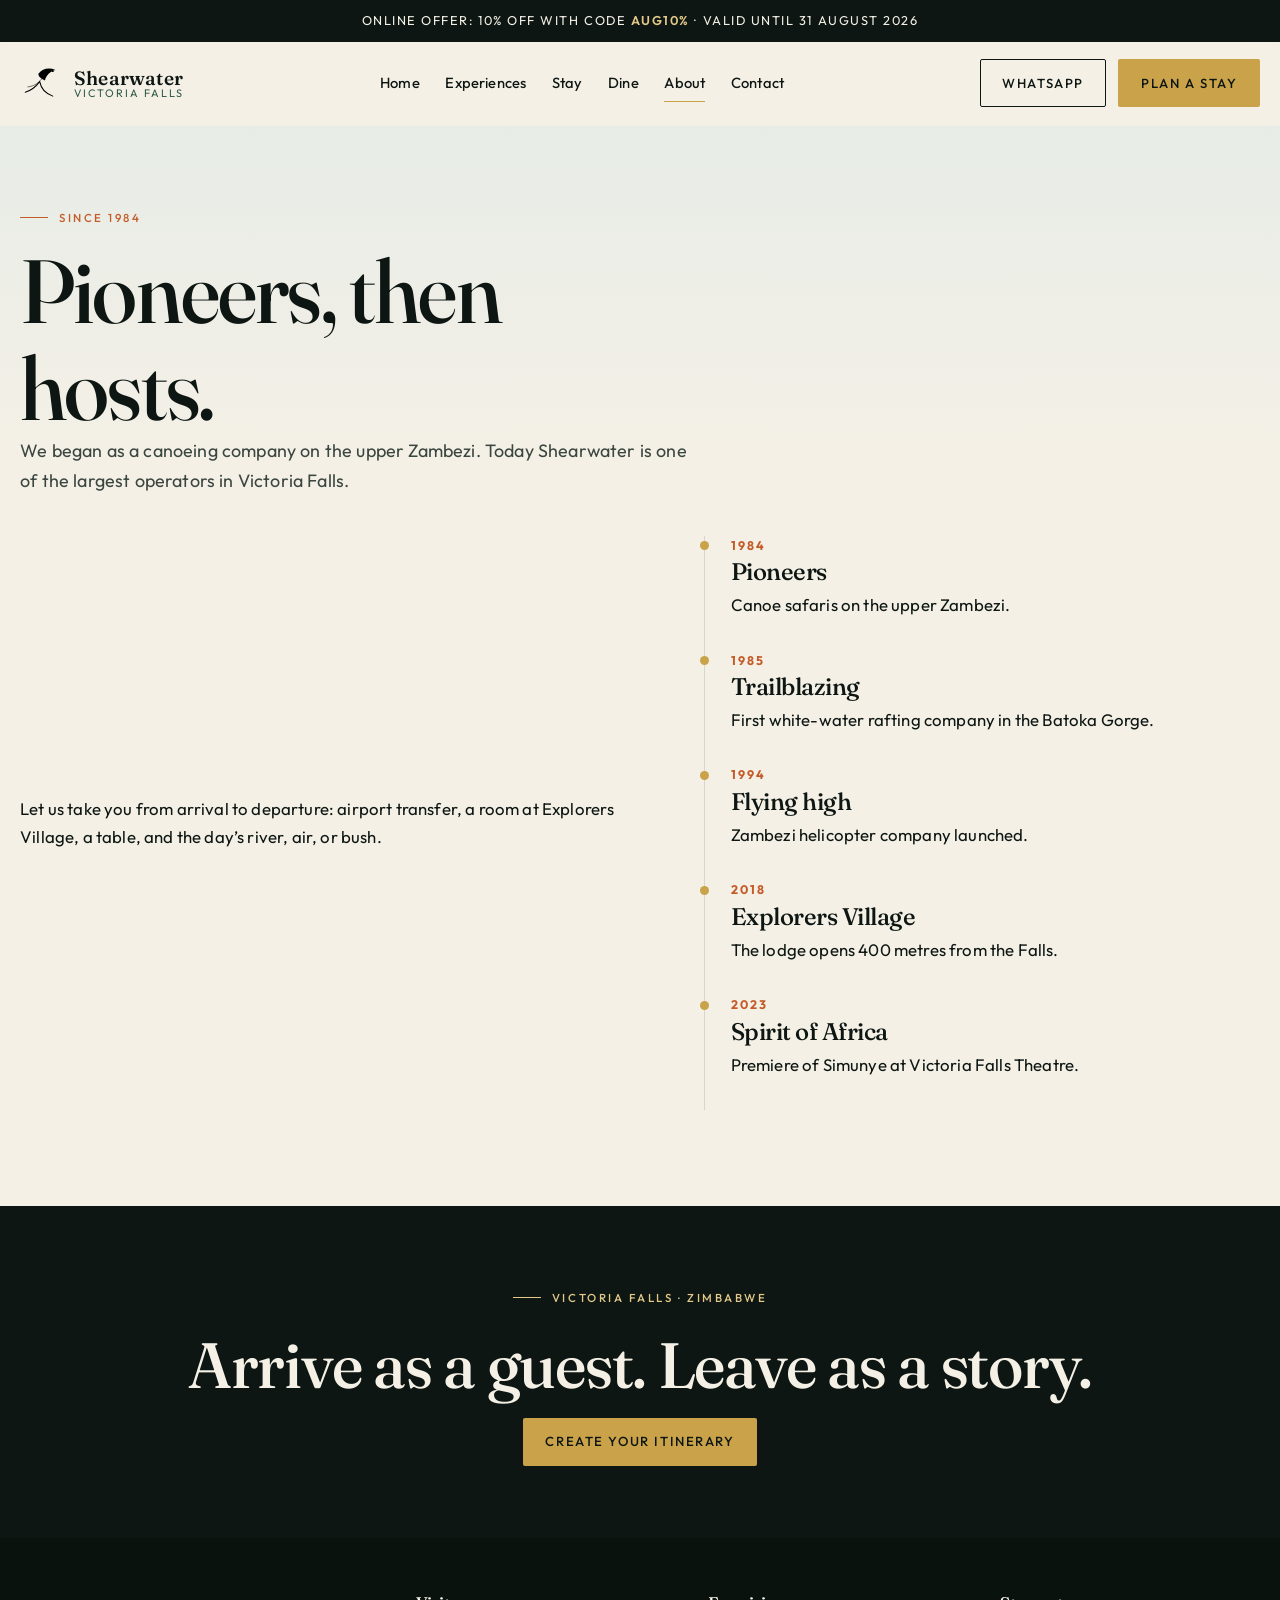
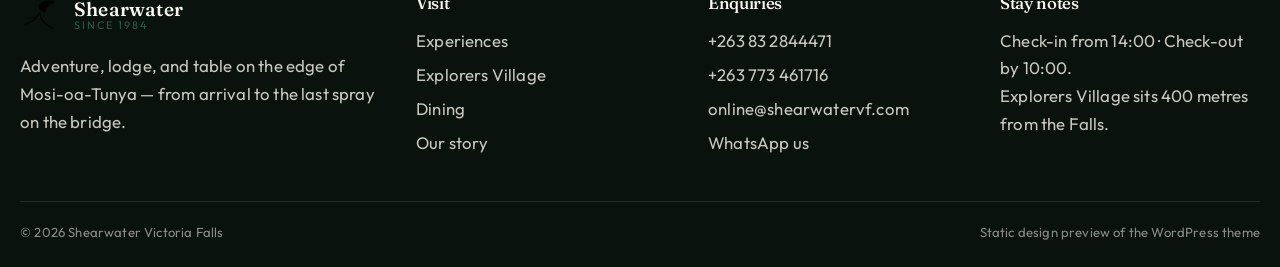
<file: preview/about.html>
<!DOCTYPE html>
<html lang="en">
<head>
  <meta charset="utf-8">
  <meta name="viewport" content="width=device-width, initial-scale=1">
  <title>About · Shearwater Victoria Falls</title>
  <link rel="preconnect" href="https://fonts.googleapis.com">
  <link rel="preconnect" href="https://fonts.gstatic.com" crossorigin>
  <link href="https://fonts.googleapis.com/css2?family=Fraunces:opsz,wght@9..144,400;9..144,500;9..144,600&family=Outfit:wght@300;400;500;600&display=swap" rel="stylesheet">
  <link rel="stylesheet" href="assets/css/main.css">
</head>
<body>
<div class="promo">Online offer: 10% off with code <strong>AUG10%</strong> · valid until 31 August 2026</div>
<header class="site-header">
  <div class="header-inner">
    <div class="brand">
      <a href="index.html"><img src="assets/svg/logo.svg" alt="" width="42" height="42"></a>
      <a class="brand-copy" href="index.html"><strong>Shearwater</strong><span>Victoria Falls</span></a>
    </div>
    <button class="menu-toggle" type="button" aria-expanded="false"><span></span><span class="screen-reader-text">Menu</span></button>
    <nav class="nav-primary" aria-label="Primary">
            <a href="index.html">Home</a>
            <a href="experiences.html">Experiences</a>
            <a href="stay.html">Stay</a>
            <a href="dine.html">Dine</a>
            <a href="about.html" aria-current="page">About</a>
            <a href="contact.html">Contact</a>
    </nav>
    <div class="header-cta">
      <a class="btn btn-ghost-dark" href="https://wa.me/263773461716">WhatsApp</a>
      <a class="btn btn-gold" href="contact.html">Plan a stay</a>
    </div>
  </div>
</header>
<main id="content">

<section class="page-hero">
  <div class="wrap">
    <p class="eyebrow">Since 1984</p>
    <h1>Pioneers, then hosts.</h1>
    <p class="lede">We began as a canoeing company on the upper Zambezi. Today Shearwater is one of the largest operators in Victoria Falls.</p>
  </div>
</section>
<section class="section" style="padding-top:0;">
  <div class="wrap split">
    <div>
      <p>Let us take you from arrival to departure: airport transfer, a room at Explorers Village, a table, and the day’s river, air, or bush.</p>
    </div>
    <div class="timeline">
<div class="tl-item"><b>1984</b><h3>Pioneers</h3><p>Canoe safaris on the upper Zambezi.</p></div><div class="tl-item"><b>1985</b><h3>Trailblazing</h3><p>First white-water rafting company in the Batoka Gorge.</p></div><div class="tl-item"><b>1994</b><h3>Flying high</h3><p>Zambezi helicopter company launched.</p></div><div class="tl-item"><b>2018</b><h3>Explorers Village</h3><p>The lodge opens 400 metres from the Falls.</p></div><div class="tl-item"><b>2023</b><h3>Spirit of Africa</h3><p>Premiere of Simunye at Victoria Falls Theatre.</p></div>
    </div>
  </div>
</section>

</main>
<section class="cta-band">
  <div class="wrap">
    <p class="eyebrow" style="color: var(--gold-soft); justify-content: center;">Victoria Falls · Zimbabwe</p>
    <h2>Arrive as a guest. Leave as a story.</h2>
    <a class="btn btn-gold" href="contact.html">Create your itinerary</a>
  </div>
</section>
<footer class="site-footer">
  <div class="wrap footer-grid">
    <div>
      <div class="brand" style="color: var(--cream);">
        <img src="assets/svg/logo.svg" alt="" width="42" height="42">
        <span class="brand-copy"><strong>Shearwater</strong><span>Since 1984</span></span>
      </div>
      <p style="margin-top:1rem;max-width:28rem;">Adventure, lodge, and table on the edge of Mosi-oa-Tunya — from arrival to the last spray on the bridge.</p>
    </div>
    <div><h3>Visit</h3><ul>
      <li><a href="experiences.html">Experiences</a></li>
      <li><a href="stay.html">Explorers Village</a></li>
      <li><a href="dine.html">Dining</a></li>
      <li><a href="about.html">Our story</a></li>
    </ul></div>
    <div><h3>Enquiries</h3><ul>
      <li><a href="tel:+263832844471">+263 83 2844471</a></li>
      <li><a href="tel:+263773461716">+263 773 461716</a></li>
      <li><a href="mailto:online@shearwatervf.com">online@shearwatervf.com</a></li>
      <li><a href="https://wa.me/263773461716">WhatsApp us</a></li>
    </ul></div>
    <div><h3>Stay notes</h3><p>Check-in from 14:00 · Check-out by 10:00.<br>Explorers Village sits 400 metres from the Falls.</p></div>
  </div>
  <div class="wrap legal">
    <span>© 2026 Shearwater Victoria Falls</span>
    <span>Static design preview of the WordPress theme</span>
  </div>
</footer>
<script src="assets/js/main.js"></script>
</body>
</html>
</file>
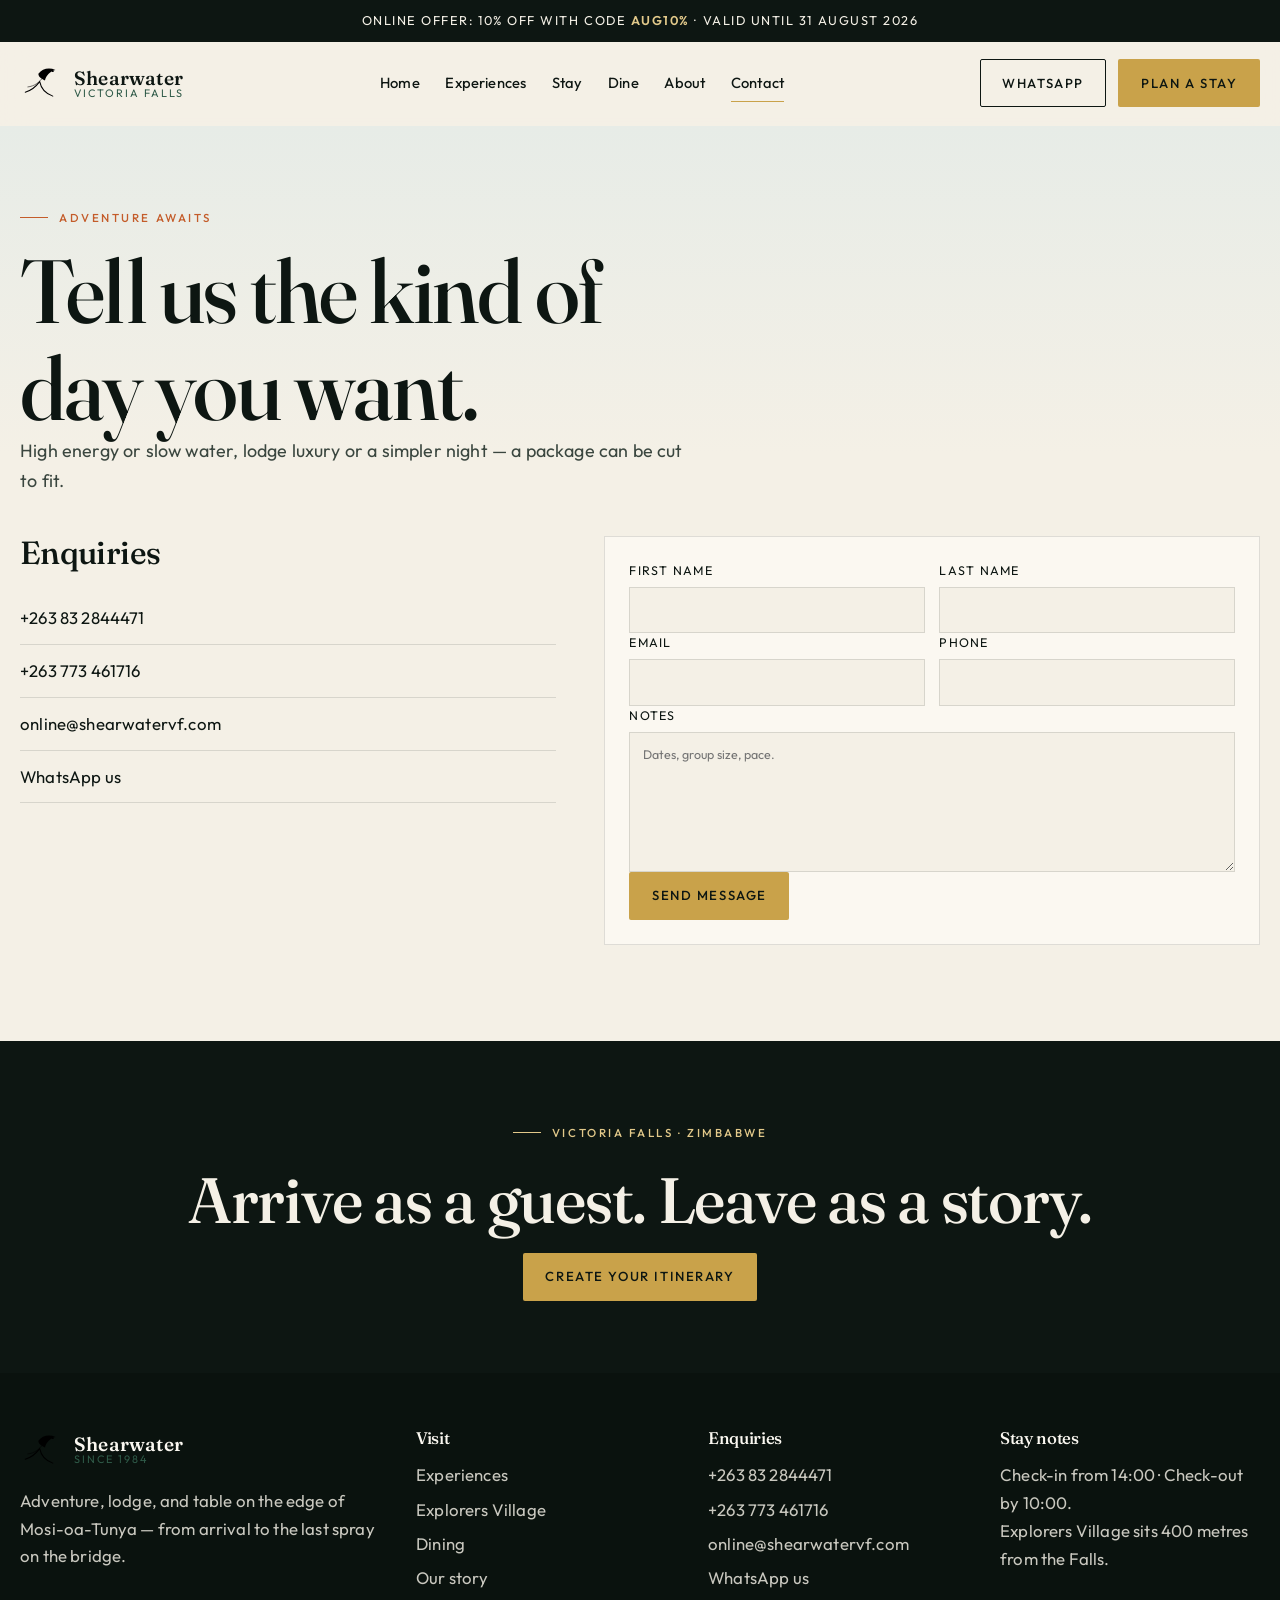
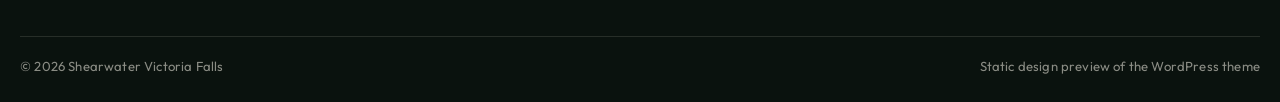
<file: preview/contact.html>
<!DOCTYPE html>
<html lang="en">
<head>
  <meta charset="utf-8">
  <meta name="viewport" content="width=device-width, initial-scale=1">
  <title>Contact · Shearwater Victoria Falls</title>
  <link rel="preconnect" href="https://fonts.googleapis.com">
  <link rel="preconnect" href="https://fonts.gstatic.com" crossorigin>
  <link href="https://fonts.googleapis.com/css2?family=Fraunces:opsz,wght@9..144,400;9..144,500;9..144,600&family=Outfit:wght@300;400;500;600&display=swap" rel="stylesheet">
  <link rel="stylesheet" href="assets/css/main.css">
</head>
<body>
<div class="promo">Online offer: 10% off with code <strong>AUG10%</strong> · valid until 31 August 2026</div>
<header class="site-header">
  <div class="header-inner">
    <div class="brand">
      <a href="index.html"><img src="assets/svg/logo.svg" alt="" width="42" height="42"></a>
      <a class="brand-copy" href="index.html"><strong>Shearwater</strong><span>Victoria Falls</span></a>
    </div>
    <button class="menu-toggle" type="button" aria-expanded="false"><span></span><span class="screen-reader-text">Menu</span></button>
    <nav class="nav-primary" aria-label="Primary">
            <a href="index.html">Home</a>
            <a href="experiences.html">Experiences</a>
            <a href="stay.html">Stay</a>
            <a href="dine.html">Dine</a>
            <a href="about.html">About</a>
            <a href="contact.html" aria-current="page">Contact</a>
    </nav>
    <div class="header-cta">
      <a class="btn btn-ghost-dark" href="https://wa.me/263773461716">WhatsApp</a>
      <a class="btn btn-gold" href="contact.html">Plan a stay</a>
    </div>
  </div>
</header>
<main id="content">

<section class="page-hero">
  <div class="wrap">
    <p class="eyebrow">Adventure awaits</p>
    <h1>Tell us the kind of day you want.</h1>
    <p class="lede">High energy or slow water, lodge luxury or a simpler night — a package can be cut to fit.</p>
  </div>
</section>
<section class="section" style="padding-top:0;">
  <div class="wrap contact-grid">
    <div>
      <h2 style="font-size:2rem;margin-bottom:1rem;">Enquiries</h2>
      <ul class="contact-list">
        <li><a href="tel:+263832844471">+263 83 2844471</a></li>
        <li><a href="tel:+263773461716">+263 773 461716</a></li>
        <li><a href="mailto:online@shearwatervf.com">online@shearwatervf.com</a></li>
        <li><a href="https://wa.me/263773461716">WhatsApp us</a></li>
      </ul>
    </div>
    <form class="form js-enquiry" data-ajax="static">
      <div class="form-success">Thank you. A Shearwater host will reply to your enquiry.</div>
      <div class="form-fields">
        <div class="form-row">
          <label>First name<input required name="first_name"></label>
          <label>Last name<input required name="last_name"></label>
        </div>
        <div class="form-row">
          <label>Email<input required type="email" name="email"></label>
          <label>Phone<input required name="phone"></label>
        </div>
        <label>Notes<textarea name="notes" placeholder="Dates, group size, pace."></textarea></label>
        <button class="btn btn-gold" type="submit">Send message</button>
      </div>
    </form>
  </div>
</section>

</main>
<section class="cta-band">
  <div class="wrap">
    <p class="eyebrow" style="color: var(--gold-soft); justify-content: center;">Victoria Falls · Zimbabwe</p>
    <h2>Arrive as a guest. Leave as a story.</h2>
    <a class="btn btn-gold" href="contact.html">Create your itinerary</a>
  </div>
</section>
<footer class="site-footer">
  <div class="wrap footer-grid">
    <div>
      <div class="brand" style="color: var(--cream);">
        <img src="assets/svg/logo.svg" alt="" width="42" height="42">
        <span class="brand-copy"><strong>Shearwater</strong><span>Since 1984</span></span>
      </div>
      <p style="margin-top:1rem;max-width:28rem;">Adventure, lodge, and table on the edge of Mosi-oa-Tunya — from arrival to the last spray on the bridge.</p>
    </div>
    <div><h3>Visit</h3><ul>
      <li><a href="experiences.html">Experiences</a></li>
      <li><a href="stay.html">Explorers Village</a></li>
      <li><a href="dine.html">Dining</a></li>
      <li><a href="about.html">Our story</a></li>
    </ul></div>
    <div><h3>Enquiries</h3><ul>
      <li><a href="tel:+263832844471">+263 83 2844471</a></li>
      <li><a href="tel:+263773461716">+263 773 461716</a></li>
      <li><a href="mailto:online@shearwatervf.com">online@shearwatervf.com</a></li>
      <li><a href="https://wa.me/263773461716">WhatsApp us</a></li>
    </ul></div>
    <div><h3>Stay notes</h3><p>Check-in from 14:00 · Check-out by 10:00.<br>Explorers Village sits 400 metres from the Falls.</p></div>
  </div>
  <div class="wrap legal">
    <span>© 2026 Shearwater Victoria Falls</span>
    <span>Static design preview of the WordPress theme</span>
  </div>
</footer>
<script src="assets/js/main.js"></script>
</body>
</html>
</file>
<file: preview/assets/css/main.css>
:root {
  --ink: #0d1612;
  --forest: #12261e;
  --canopy: #1c3d30;
  --moss: #2f5a48;
  --mist: #e8eee9;
  --paper: #f4f0e6;
  --cream: #fbf8f1;
  --gold: #c9a24a;
  --gold-soft: #e2c98a;
  --copper: #c45c2a;
  --spray: #7eaea4;
  --line: rgba(13, 22, 18, 0.12);
  --line-light: rgba(244, 240, 230, 0.16);
  --shadow: 0 24px 60px rgba(13, 22, 18, 0.18);
  --radius: 2px;
  --nav-h: 84px;
  --max: 1240px;
  --font-display: "Fraunces", "Iowan Old Style", "Palatino Linotype", serif;
  --font-ui: "Outfit", "Avenir Next", "Segoe UI", sans-serif;
  --ease: cubic-bezier(0.22, 1, 0.36, 1);
}

*,
*::before,
*::after {
  box-sizing: border-box;
}

html {
  scroll-behavior: smooth;
}

body {
  margin: 0;
  color: var(--ink);
  background: var(--paper);
  font-family: var(--font-ui);
  font-size: 1.05rem;
  line-height: 1.65;
  letter-spacing: 0.01em;
  -webkit-font-smoothing: antialiased;
}

img {
  max-width: 100%;
  height: auto;
  display: block;
}

a {
  color: inherit;
  text-decoration: none;
}

button,
input,
select,
textarea {
  font: inherit;
}

h1,
h2,
h3,
h4 {
  font-family: var(--font-display);
  font-weight: 500;
  line-height: 1.08;
  letter-spacing: -0.02em;
  margin: 0;
}

p {
  margin: 0 0 1rem;
}

p:last-child {
  margin-bottom: 0;
}

.screen-reader-text {
  position: absolute;
  width: 1px;
  height: 1px;
  padding: 0;
  margin: -1px;
  overflow: hidden;
  clip: rect(0, 0, 0, 0);
  border: 0;
}

.wrap {
  width: min(var(--max), calc(100% - 2.5rem));
  margin-inline: auto;
}

.eyebrow {
  display: inline-flex;
  align-items: center;
  gap: 0.7rem;
  font-size: 0.72rem;
  font-weight: 500;
  letter-spacing: 0.22em;
  text-transform: uppercase;
  color: var(--copper);
}

.eyebrow::before {
  content: "";
  width: 28px;
  height: 1px;
  background: currentColor;
}

.lede {
  font-size: clamp(1.05rem, 1.4vw, 1.2rem);
  max-width: 42rem;
  color: #3a463f;
}

/* Promo */
.promo {
  background: var(--ink);
  color: var(--paper);
  font-size: 0.8rem;
  letter-spacing: 0.12em;
  text-transform: uppercase;
  text-align: center;
  padding: 0.65rem 1rem;
}

.promo strong {
  color: var(--gold-soft);
  font-weight: 600;
}

/* Header */
.site-header {
  position: sticky;
  top: 0;
  z-index: 40;
  height: var(--nav-h);
  display: flex;
  align-items: center;
  background: rgba(244, 240, 230, 0.88);
  backdrop-filter: blur(16px);
  border-bottom: 1px solid transparent;
  transition: background 0.3s var(--ease), border-color 0.3s var(--ease), box-shadow 0.3s var(--ease);
}

.site-header.is-scrolled {
  border-bottom-color: var(--line);
  box-shadow: 0 10px 30px rgba(13, 22, 18, 0.06);
}

.header-inner {
  display: flex;
  align-items: center;
  justify-content: space-between;
  gap: 1.5rem;
  width: min(var(--max), calc(100% - 2.5rem));
  margin-inline: auto;
}

.brand {
  display: flex;
  align-items: center;
  gap: 0.75rem;
  min-width: max-content;
}

.brand svg {
  width: 42px;
  height: 42px;
  color: var(--forest);
}

.brand-copy {
  display: flex;
  flex-direction: column;
  line-height: 1.05;
}

.brand-copy strong {
  font-family: var(--font-display);
  font-size: 1.2rem;
  font-weight: 560;
  letter-spacing: 0.01em;
}

.brand-copy span {
  font-size: 0.68rem;
  letter-spacing: 0.18em;
  text-transform: uppercase;
  color: var(--moss);
}

.brand .custom-logo-link img,
.brand img {
  width: 42px;
  height: 42px;
  object-fit: contain;
}

.nav-primary,
.nav-primary ul {
  display: flex;
  align-items: center;
  gap: 1.6rem;
  list-style: none;
  margin: 0;
  padding: 0;
}

.nav-primary a {
  font-size: 0.92rem;
  font-weight: 450;
  position: relative;
}

.nav-primary a::after {
  content: "";
  position: absolute;
  left: 0;
  bottom: -6px;
  width: 100%;
  height: 1px;
  background: var(--gold);
  transform: scaleX(0);
  transform-origin: left;
  transition: transform 0.25s var(--ease);
}

.nav-primary a:hover::after,
.nav-primary .current-menu-item a::after,
.nav-primary a[aria-current="page"]::after {
  transform: scaleX(1);
}

.header-cta {
  display: flex;
  align-items: center;
  gap: 0.75rem;
}

.menu-toggle {
  display: none;
  width: 44px;
  height: 44px;
  border: 1px solid var(--line);
  background: transparent;
  cursor: pointer;
  position: relative;
}

.menu-toggle span,
.menu-toggle span::before,
.menu-toggle span::after {
  display: block;
  width: 18px;
  height: 1.5px;
  background: var(--ink);
  position: absolute;
  left: 12px;
}

.menu-toggle span {
  top: 21px;
}

.menu-toggle span::before,
.menu-toggle span::after {
  content: "";
  left: 0;
}

.menu-toggle span::before {
  top: -6px;
}

.menu-toggle span::after {
  top: 6px;
}

/* Buttons */
.btn {
  display: inline-flex;
  align-items: center;
  justify-content: center;
  gap: 0.55rem;
  min-height: 48px;
  padding: 0.7rem 1.35rem;
  border: 1px solid transparent;
  border-radius: var(--radius);
  font-size: 0.82rem;
  font-weight: 500;
  letter-spacing: 0.12em;
  text-transform: uppercase;
  cursor: pointer;
  transition: transform 0.25s var(--ease), background 0.25s var(--ease), color 0.25s var(--ease), border-color 0.25s var(--ease);
}

.btn:hover {
  transform: translateY(-1px);
}

.btn-gold {
  background: var(--gold);
  color: var(--ink);
}

.btn-gold:hover {
  background: var(--gold-soft);
}

.btn-ink {
  background: var(--ink);
  color: var(--paper);
}

.btn-ghost {
  background: transparent;
  color: var(--paper);
  border-color: rgba(244, 240, 230, 0.4);
}

.btn-ghost-dark {
  background: transparent;
  color: var(--ink);
  border-color: var(--ink);
}

.btn-ghost-dark:hover {
  background: var(--ink);
  color: var(--paper);
}

/* Hero */
.hero {
  position: relative;
  min-height: calc(100vh - var(--nav-h) - 38px);
  min-height: calc(100svh - var(--nav-h) - 38px);
  display: grid;
  place-items: end stretch;
  color: var(--cream);
  overflow: hidden;
  isolation: isolate;
}

.hero-media {
  position: absolute;
  inset: 0;
  z-index: -2;
}

.hero-media img {
  width: 100%;
  height: 100%;
  object-fit: cover;
  transform: scale(1.04);
}

.hero::after {
  content: "";
  position: absolute;
  inset: 0;
  z-index: -1;
  background:
    linear-gradient(180deg, rgba(13, 22, 18, 0.18) 0%, rgba(13, 22, 18, 0.22) 38%, rgba(13, 22, 18, 0.82) 100%),
    radial-gradient(1200px 500px at 80% 10%, rgba(126, 174, 164, 0.18), transparent 60%);
}

.hero-inner {
  width: min(var(--max), calc(100% - 2.5rem));
  margin: 0 auto 4.5rem;
  display: grid;
  gap: 1.6rem;
}

.hero h1 {
  font-size: clamp(3.4rem, 9vw, 8.4rem);
  font-weight: 500;
  max-width: 14ch;
  text-wrap: balance;
}

.hero-foot {
  display: flex;
  flex-wrap: wrap;
  align-items: end;
  justify-content: space-between;
  gap: 1.5rem;
}

.hero-copy {
  max-width: 38rem;
  color: rgba(244, 240, 230, 0.86);
  font-size: 1.08rem;
}

.hero-actions {
  display: flex;
  flex-wrap: wrap;
  gap: 0.8rem;
}

.stats {
  display: grid;
  grid-template-columns: repeat(3, 1fr);
  border-top: 1px solid var(--line);
  border-bottom: 1px solid var(--line);
  background: var(--cream);
}

.stat {
  padding: 1.6rem 1.4rem;
  border-right: 1px solid var(--line);
  text-align: center;
}

.stat:last-child {
  border-right: 0;
}

.stat b {
  display: block;
  font-family: var(--font-display);
  font-size: clamp(1.7rem, 3vw, 2.4rem);
  font-weight: 500;
}

.stat span {
  font-size: 0.78rem;
  letter-spacing: 0.14em;
  text-transform: uppercase;
  color: var(--moss);
}

/* Sections */
.section {
  padding: 6rem 0;
}

.section-head {
  display: grid;
  grid-template-columns: 1fr auto;
  gap: 1.5rem 2rem;
  align-items: end;
  margin-bottom: 2.8rem;
}

.section-head h2 {
  font-size: clamp(2.3rem, 5vw, 4.2rem);
  max-width: 12ch;
}

.split {
  display: grid;
  grid-template-columns: 1.05fr 0.95fr;
  gap: 3.5rem;
  align-items: center;
}

.split-copy h2 {
  font-size: clamp(2.4rem, 5vw, 4.4rem);
  margin: 0.6rem 0 1.1rem;
}

.meta-row {
  display: flex;
  flex-wrap: wrap;
  gap: 0.6rem;
  margin: 1.4rem 0 1.8rem;
}

.chip {
  border: 1px solid var(--line);
  padding: 0.35rem 0.7rem;
  font-size: 0.75rem;
  letter-spacing: 0.08em;
  text-transform: uppercase;
}

.frame {
  position: relative;
}

.frame img {
  width: 100%;
  aspect-ratio: 4 / 5;
  object-fit: cover;
}

.frame-note {
  position: absolute;
  left: 1rem;
  bottom: 1rem;
  background: var(--paper);
  padding: 0.85rem 1rem;
  font-size: 0.78rem;
  letter-spacing: 0.08em;
  text-transform: uppercase;
  max-width: 14rem;
}

/* Experience grid */
.exp-grid {
  display: grid;
  grid-template-columns: repeat(12, 1fr);
  gap: 1rem;
}

.exp-card {
  position: relative;
  overflow: hidden;
  min-height: 320px;
  color: var(--cream);
  background: var(--forest);
}

.exp-card:nth-child(1) { grid-column: span 7; min-height: 460px; }
.exp-card:nth-child(2) { grid-column: span 5; }
.exp-card:nth-child(3),
.exp-card:nth-child(4),
.exp-card:nth-child(5) { grid-column: span 4; }
.exp-card:nth-child(6) { grid-column: span 8; }
.exp-card:nth-child(7),
.exp-card:nth-child(8) { grid-column: span 6; }

.exp-card img {
  width: 100%;
  height: 100%;
  object-fit: cover;
  position: absolute;
  inset: 0;
  transition: transform 0.8s var(--ease);
}

.exp-card:hover img {
  transform: scale(1.06);
}

.exp-card::after {
  content: "";
  position: absolute;
  inset: 0;
  background: linear-gradient(180deg, rgba(13, 22, 18, 0.05), rgba(13, 22, 18, 0.78));
}

.exp-card-body {
  position: absolute;
  inset: auto 0 0;
  z-index: 1;
  padding: 1.4rem 1.4rem 1.3rem;
}

.exp-card-body span {
  display: block;
  font-size: 0.72rem;
  letter-spacing: 0.16em;
  text-transform: uppercase;
  color: var(--gold-soft);
  margin-bottom: 0.35rem;
}

.exp-card-body h3 {
  font-size: clamp(1.5rem, 2.4vw, 2.2rem);
}

.filters {
  display: flex;
  flex-wrap: wrap;
  gap: 0.5rem;
  margin-bottom: 1.8rem;
}

.filter-btn {
  border: 1px solid var(--line);
  background: transparent;
  padding: 0.45rem 0.85rem;
  cursor: pointer;
  letter-spacing: 0.08em;
  text-transform: uppercase;
  font-size: 0.72rem;
}

.filter-btn.is-active,
.filter-btn:hover {
  background: var(--ink);
  color: var(--paper);
  border-color: var(--ink);
}

.catalog {
  display: grid;
  grid-template-columns: repeat(3, 1fr);
  gap: 1.2rem;
}

.catalog-card {
  background: var(--cream);
  border: 1px solid var(--line);
  display: grid;
  grid-template-rows: 220px 1fr;
}

.catalog-card img {
  width: 100%;
  height: 220px;
  object-fit: cover;
}

.catalog-card .pad {
  padding: 1.2rem 1.2rem 1.4rem;
}

.catalog-card h3 {
  font-size: 1.7rem;
  margin: 0.3rem 0 0.6rem;
}

.intensity {
  color: var(--copper);
  font-size: 0.72rem;
  letter-spacing: 0.14em;
  text-transform: uppercase;
}

/* Stay / dine */
.stay {
  background: var(--forest);
  color: var(--cream);
}

.stay .lede,
.stay p {
  color: rgba(244, 240, 230, 0.82);
}

.stay .chip {
  border-color: var(--line-light);
}

.gallery {
  display: grid;
  grid-template-columns: 1.4fr 1fr;
  gap: 0.8rem;
}

.gallery img {
  width: 100%;
  height: 100%;
  object-fit: cover;
}

.gallery-stack {
  display: grid;
  gap: 0.8rem;
}

.dining-grid {
  display: grid;
  grid-template-columns: repeat(4, 1fr);
  gap: 1rem;
}

.dine-card {
  background: var(--cream);
  border: 1px solid var(--line);
}

.dine-card img {
  width: 100%;
  height: 180px;
  object-fit: cover;
}

.dine-card .pad {
  padding: 1.1rem;
}

.dine-card h3 {
  font-size: 1.45rem;
  margin-bottom: 0.4rem;
}

/* Reviews */
.reviews {
  background:
    radial-gradient(800px 280px at 10% 0%, rgba(201, 162, 74, 0.12), transparent 60%),
    var(--paper);
}

.review-grid {
  display: grid;
  grid-template-columns: 1.2fr 1fr 1fr;
  gap: 1rem;
}

.quote {
  background: var(--cream);
  border: 1px solid var(--line);
  padding: 1.6rem;
}

.quote p {
  font-family: var(--font-display);
  font-size: 1.35rem;
  line-height: 1.35;
}

.quote cite {
  display: block;
  margin-top: 1.1rem;
  font-style: normal;
  font-size: 0.78rem;
  letter-spacing: 0.12em;
  text-transform: uppercase;
  color: var(--moss);
}

/* Timeline */
.timeline {
  display: grid;
  gap: 0;
  border-left: 1px solid var(--line);
  margin-left: 0.4rem;
}

.tl-item {
  padding: 0 0 2rem 1.6rem;
  position: relative;
}

.tl-item::before {
  content: "";
  width: 9px;
  height: 9px;
  background: var(--gold);
  border-radius: 50%;
  position: absolute;
  left: -5px;
  top: 0.35rem;
}

.tl-item b {
  display: block;
  font-size: 0.78rem;
  letter-spacing: 0.16em;
  text-transform: uppercase;
  color: var(--copper);
}

.tl-item h3 {
  font-size: 1.5rem;
  margin: 0.2rem 0 0.35rem;
}

/* Contact */
.contact-grid {
  display: grid;
  grid-template-columns: 0.9fr 1.1fr;
  gap: 3rem;
}

.contact-list {
  list-style: none;
  padding: 0;
  margin: 1.4rem 0 2rem;
}

.contact-list li {
  padding: 0.75rem 0;
  border-bottom: 1px solid var(--line);
}

.contact-list a:hover {
  color: var(--copper);
}

.form {
  display: grid;
  gap: 0.9rem;
  background: var(--cream);
  border: 1px solid var(--line);
  padding: 1.5rem;
}

.form-row {
  display: grid;
  grid-template-columns: 1fr 1fr;
  gap: 0.9rem;
}

label {
  display: grid;
  gap: 0.35rem;
  font-size: 0.78rem;
  letter-spacing: 0.1em;
  text-transform: uppercase;
}

input,
select,
textarea {
  width: 100%;
  border: 1px solid var(--line);
  background: var(--paper);
  padding: 0.75rem 0.8rem;
  color: var(--ink);
}

textarea {
  min-height: 140px;
  resize: vertical;
}

.form-note {
  font-size: 0.9rem;
  color: var(--moss);
}

.form-success {
  display: none;
  padding: 1rem;
  background: #e5efe8;
  border: 1px solid #b7d0c0;
}

.form.is-sent .form-success {
  display: block;
}

.form.is-sent .form-fields {
  display: none;
}

.checkboxes {
  display: grid;
  grid-template-columns: 1fr 1fr;
  gap: 0.4rem 1rem;
  text-transform: none;
  letter-spacing: 0;
  font-size: 0.92rem;
}

.checkboxes label {
  display: flex;
  align-items: center;
  gap: 0.5rem;
  text-transform: none;
  letter-spacing: 0;
}

/* CTA band */
.cta-band {
  background: var(--ink);
  color: var(--paper);
  padding: 4.5rem 0;
  text-align: center;
}

.cta-band h2 {
  font-size: clamp(2.2rem, 5vw, 4rem);
  margin: 0.4rem 0 1.2rem;
}

/* Footer */
.site-footer {
  background: #0a120e;
  color: rgba(244, 240, 230, 0.82);
  padding: 3.5rem 0 1.5rem;
}

.footer-grid {
  display: grid;
  grid-template-columns: 1.4fr 1fr 1fr 1fr;
  gap: 2rem;
  padding-bottom: 2.4rem;
  border-bottom: 1px solid rgba(244, 240, 230, 0.12);
}

.site-footer h3 {
  font-size: 1.05rem;
  margin-bottom: 0.9rem;
  color: var(--cream);
}

.site-footer ul {
  list-style: none;
  padding: 0;
  margin: 0;
}

.site-footer li {
  margin: 0.4rem 0;
}

.site-footer a:hover {
  color: var(--gold-soft);
}

.legal {
  display: flex;
  justify-content: space-between;
  gap: 1rem;
  flex-wrap: wrap;
  padding-top: 1.2rem;
  font-size: 0.82rem;
  color: rgba(244, 240, 230, 0.55);
}

/* Generic WP content */
.entry {
  padding: 4rem 0 6rem;
}

.entry-header {
  max-width: 46rem;
  margin: 0 auto 2rem;
}

.entry-header h1 {
  font-size: clamp(2.4rem, 5vw, 4.2rem);
}

.entry-content {
  max-width: 46rem;
  margin: 0 auto;
}

.entry-content h2,
.entry-content h3 {
  margin: 2rem 0 0.7rem;
}

.entry-content p {
  margin-bottom: 1rem;
}

.search-form {
  display: flex;
  gap: 0.5rem;
  max-width: 28rem;
}

.search-form input {
  flex: 1;
}

.page-hero {
  padding: 4.5rem 0 2.5rem;
  background:
    linear-gradient(180deg, #e7ece7, var(--paper) 80%);
}

.page-hero h1 {
  font-size: clamp(3rem, 7vw, 6rem);
  max-width: 12ch;
}

/* 404 */
.error-page {
  min-height: 60vh;
  display: grid;
  place-items: center;
  text-align: center;
  padding: 4rem 1.5rem;
}

.error-page h1 {
  font-size: clamp(3rem, 8vw, 6.5rem);
}

/* Mobile */
@media (max-width: 980px) {
  .menu-toggle {
    display: block;
  }

  .header-cta .btn-ghost-dark {
    display: none;
  }

  .nav-primary,
  .nav-primary ul {
    position: fixed;
    inset: calc(var(--nav-h) + 34px) 0 auto;
    background: var(--paper);
    border-bottom: 1px solid var(--line);
    display: none;
    flex-direction: column;
    align-items: stretch;
    padding: 1rem 1.25rem 1.4rem;
    gap: 0.2rem;
  }

  .nav-open .nav-primary,
  .nav-open .nav-primary ul {
    display: flex;
  }

  .nav-primary a {
    padding: 0.7rem 0;
    border-bottom: 1px solid var(--line);
  }

  .section-head,
  .split,
  .hero-foot,
  .contact-grid,
  .footer-grid,
  .gallery,
  .review-grid,
  .dining-grid,
  .catalog,
  .form-row,
  .checkboxes,
  .stats {
    grid-template-columns: 1fr;
  }

  .exp-card,
  .exp-card:nth-child(n) {
    grid-column: span 12;
    min-height: 280px;
  }

  .stat {
    border-right: 0;
    border-bottom: 1px solid var(--line);
  }

  .header-inner,
  .wrap,
  .hero-inner {
    width: min(var(--max), calc(100% - 1.5rem));
  }
}

@media (min-width: 981px) and (max-width: 1180px) {
  .catalog,
  .dining-grid {
    grid-template-columns: repeat(2, 1fr);
  }

  .footer-grid {
    grid-template-columns: 1fr 1fr;
  }
}
</file>
